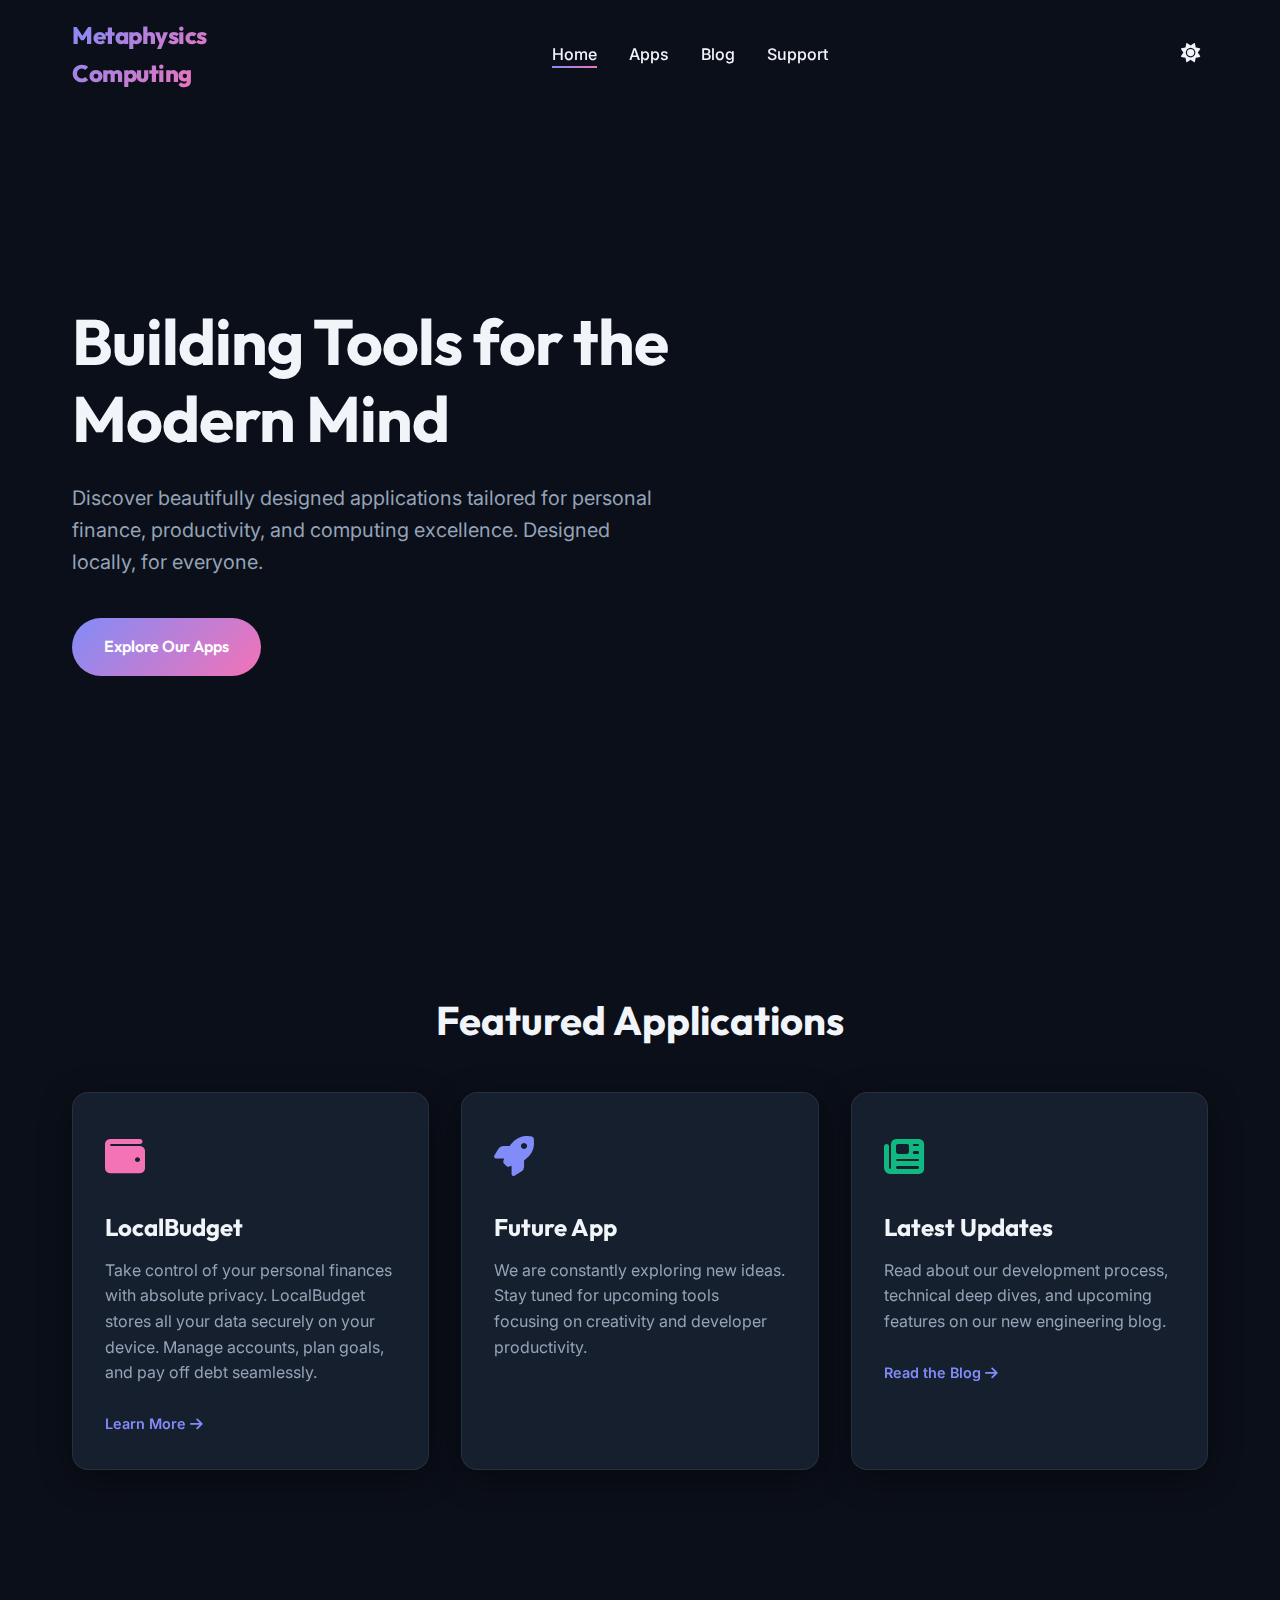
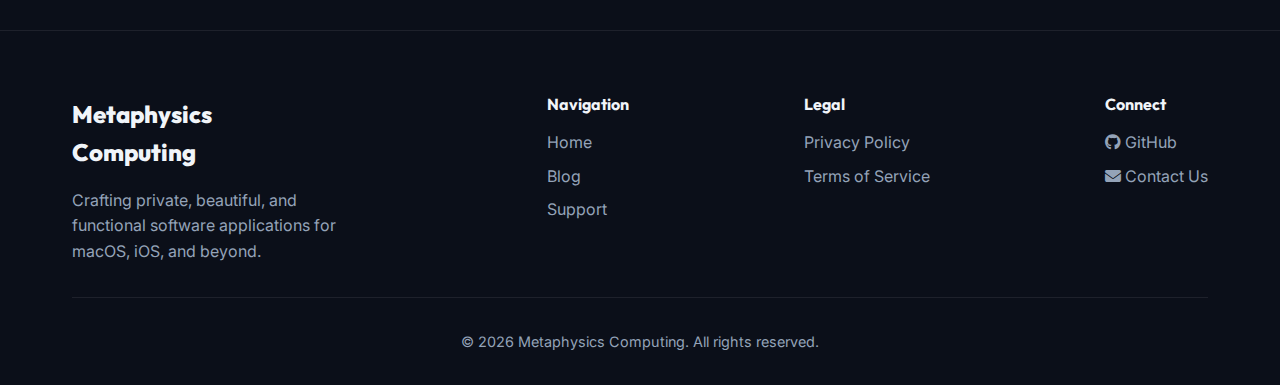
<file: index.html>
<!DOCTYPE html>
<html lang="en" data-theme="dark">

<head>
    <meta charset="UTF-8">
    <meta name="viewport" content="width=device-width, initial-scale=1.0">
    <meta name="description"
        content="Metaphysics Computing - Showcase of beautiful, premium apps including LocalBudget.">
    <title>Metaphysics Computing | App Showcase & Support</title>
    <link rel="stylesheet" href="css/style.css">
    <!-- FontAwesome for Icons -->
    <link rel="stylesheet" href="https://cdnjs.cloudflare.com/ajax/libs/font-awesome/6.4.0/css/all.min.css">
</head>

<body>
    <header>
        <div class="container nav-container">
            <a href="index.html" class="logo">Metaphysics<br>Computing</a>
            <nav class="nav-links">
                <ul>
                    <li><a href="index.html" class="active">Home</a></li>
                    <li><a href="#apps">Apps</a></li>
                    <li><a href="blog.html">Blog</a></li>
                    <li><a href="localbudget/support.html">Support</a></li>
                </ul>
            </nav>
            <button id="theme-toggle" class="theme-toggle" aria-label="Toggle Theme">
                <i class="fas fa-sun"></i>
            </button>
        </div>
    </header>

    <main>
        <section class="hero">
            <!-- Decorative Background Blobs -->
            <div class="blob blob-1"></div>
            <div class="blob blob-2"></div>

            <div class="container header-container">
                <div class="hero-content">
                    <h1>Building Tools for the Modern Mind</h1>
                    <p>Discover beautifully designed applications tailored for personal finance, productivity, and
                        computing excellence. Designed locally, for everyone.</p>
                    <a href="#apps" class="btn btn-primary">Explore Our Apps</a>
                </div>
            </div>
        </section>

        <section id="apps" class="section">
            <div class="container">
                <h2 class="section-title">Featured Applications</h2>

                <div class="grid">
                    <!-- App Card: LocalBudget -->
                    <div class="card glass">
                        <div class="card-icon" style="color: var(--secondary-color);">
                            <i class="fas fa-wallet"></i>
                        </div>
                        <h3>LocalBudget</h3>
                        <p>Take control of your personal finances with absolute privacy. LocalBudget stores all your
                            data securely on your device. Manage accounts, plan goals, and pay off debt seamlessly.</p>
                        <br>
                        <a href="localbudget/index.html" style="font-size: 0.9em; font-weight: 600;">Learn More <i
                                class="fas fa-arrow-right"></i></a>
                    </div>

                    <!-- Placeholder for Future App -->
                    <div class="card glass">
                        <div class="card-icon" style="color: var(--primary-color);">
                            <i class="fas fa-rocket"></i>
                        </div>
                        <h3>Future App</h3>
                        <p>We are constantly exploring new ideas. Stay tuned for upcoming tools focusing on creativity
                            and developer productivity.</p>
                    </div>

                    <!-- Placeholder for Blog / Updates -->
                    <div class="card glass">
                        <div class="card-icon" style="color: #10b981;">
                            <i class="fas fa-newspaper"></i>
                        </div>
                        <h3>Latest Updates</h3>
                        <p>Read about our development process, technical deep dives, and upcoming features on our new
                            engineering blog.</p>
                        <br>
                        <a href="blog.html" style="font-size: 0.9em; font-weight: 600;">Read the Blog <i
                                class="fas fa-arrow-right"></i></a>
                    </div>
                </div>
            </div>
        </section>

    </main>

    <footer>
        <div class="container">
            <div class="footer-content">
                <div>
                    <div class="footer-logo">Metaphysics<br>Computing</div>
                    <p style="color: var(--text-muted); max-width: 300px;">Crafting private, beautiful, and functional
                        software applications for macOS, iOS, and beyond.</p>
                </div>

                <div class="footer-links">
                    <h4 style="margin-bottom: 1rem;">Navigation</h4>
                    <ul>
                        <li><a href="index.html">Home</a></li>
                        <li><a href="blog.html">Blog</a></li>
                        <li><a href="localbudget/support.html">Support</a></li>
                    </ul>
                </div>

                <div class="footer-links">
                    <h4 style="margin-bottom: 1rem;">Legal</h4>
                    <ul>
                        <li><a href="localbudget/privacy.html">Privacy Policy</a></li>
                        <li><a href="#">Terms of Service</a></li>
                    </ul>
                </div>

                <div class="footer-links">
                    <h4 style="margin-bottom: 1rem;">Connect</h4>
                    <ul>
                        <li><a href="https://github.com/metaphysics-computing" target="_blank"><i
                                    class="fab fa-github"></i> GitHub</a></li>
                        <li><a href="mailto:support@metaphysics.computing"><i class="fas fa-envelope"></i> Contact
                                Us</a></li>
                    </ul>
                </div>
            </div>

            <div class="footer-bottom">
                &copy; <span id="year"></span> Metaphysics Computing. All rights reserved.
            </div>
        </div>
    </footer>

    <script src="js/main.js"></script>
    <script>
        document.getElementById('year').textContent = new Date().getFullYear();
    </script>
</body>

</html>
</file>
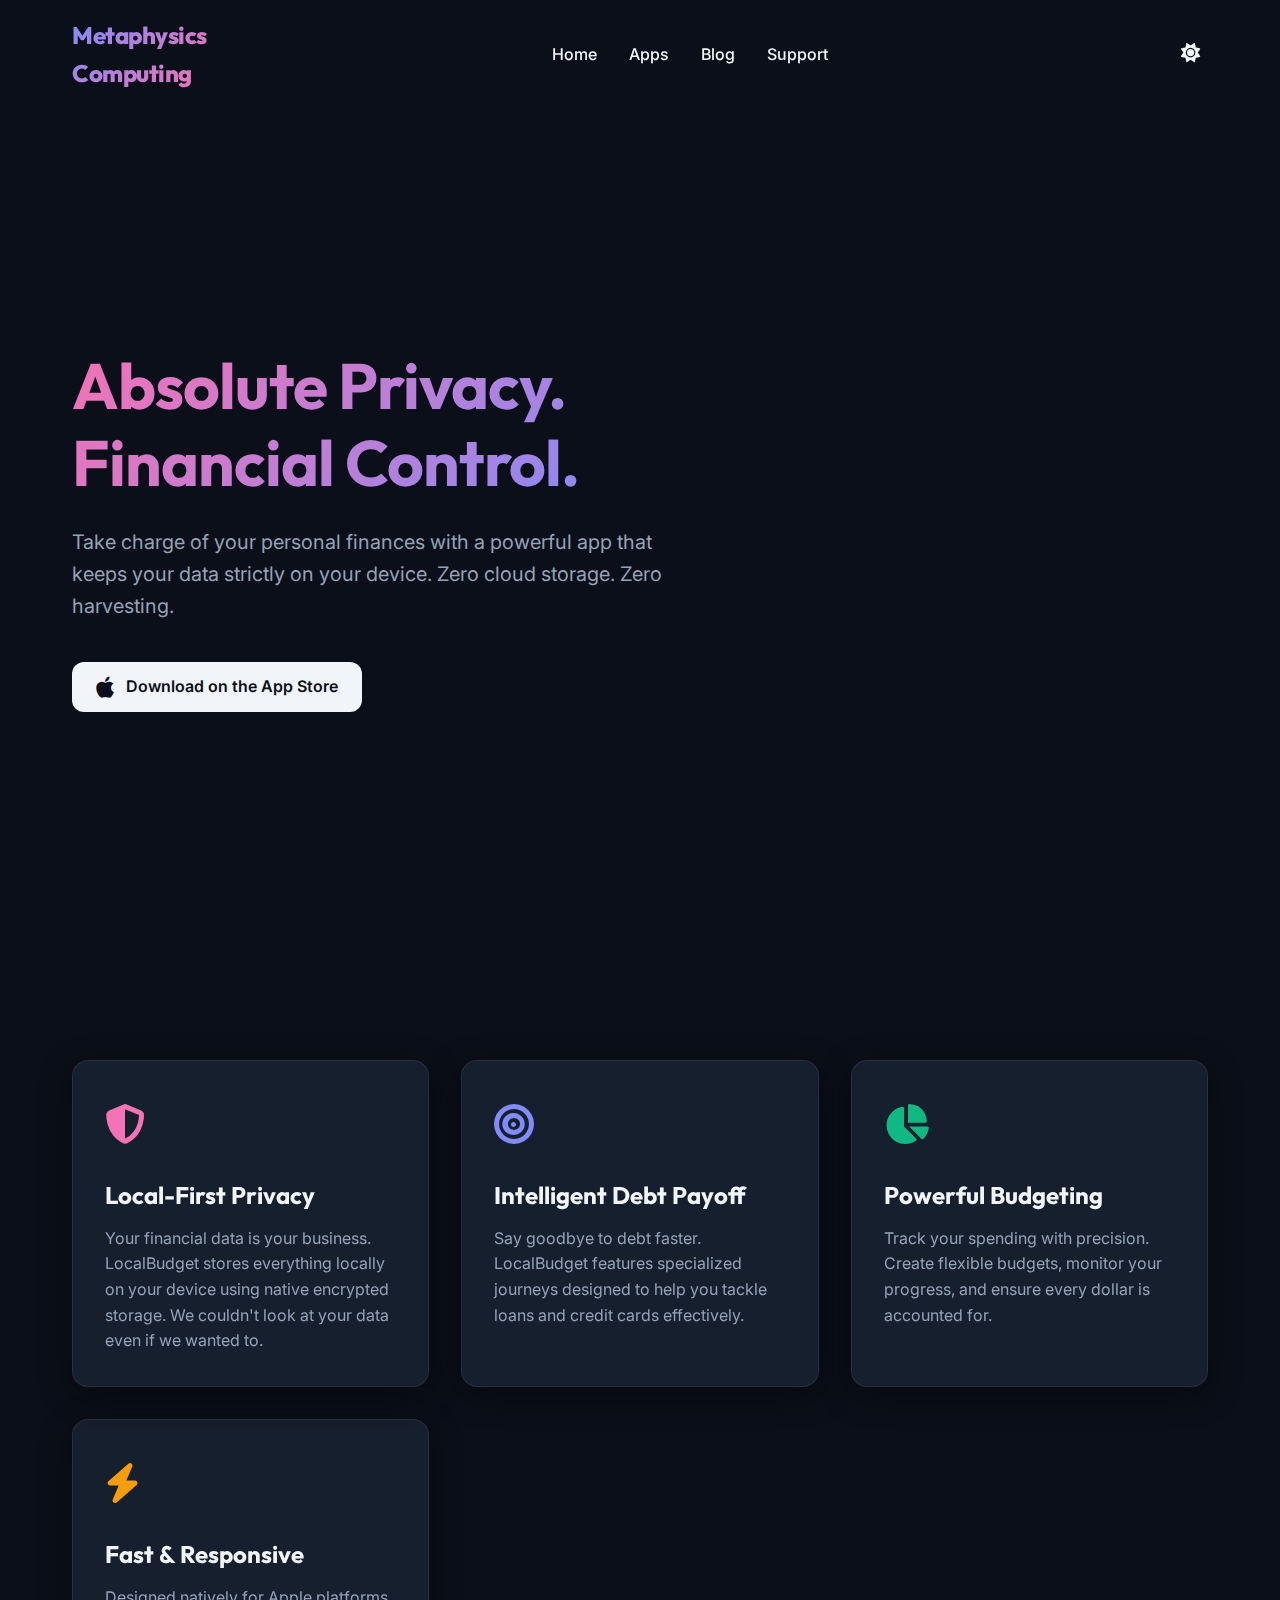
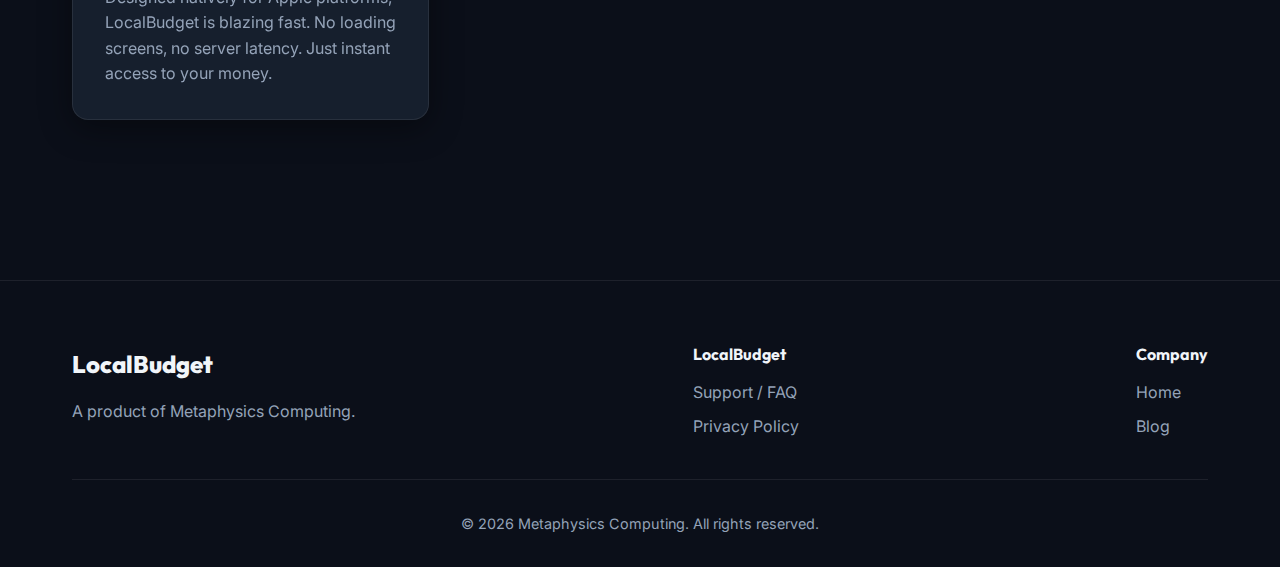
<file: localbudget/index.html>
<!DOCTYPE html>
<html lang="en" data-theme="dark">

<head>
    <meta charset="UTF-8">
    <meta name="viewport" content="width=device-width, initial-scale=1.0">
    <meta name="description" content="LocalBudget - Absolute privacy, complete financial control.">
    <title>LocalBudget | Private Personal Finance</title>
    <link rel="stylesheet" href="../css/style.css">
    <link rel="stylesheet" href="https://cdnjs.cloudflare.com/ajax/libs/font-awesome/6.4.0/css/all.min.css">
    <style>
        .hero {
            padding-top: 10rem;
            text-align: left;
        }

        .hero h1 {
            font-size: 4rem;
            margin-bottom: 1.5rem;
            background: linear-gradient(135deg, var(--secondary-color), var(--primary-color));
            -webkit-background-clip: text;
            background-clip: text;
            -webkit-text-fill-color: transparent;
            color: transparent;
        }

        .hero-subtitle {
            font-size: 1.25rem;
            color: var(--text-muted);
            max-width: 600px;
            margin: 0 0 2.5rem;
        }

        .app-store-btn {
            display: inline-flex;
            align-items: center;
            background-color: var(--text-color);
            color: var(--bg-color);
            padding: 0.75rem 1.5rem;
            border-radius: 12px;
            text-decoration: none;
            font-weight: 600;
            transition: transform 0.2s ease, box-shadow 0.2s ease;
        }

        .app-store-btn i {
            font-size: 1.5rem;
            margin-right: 0.75rem;
        }

        .app-store-btn:hover {
            transform: translateY(-2px);
            box-shadow: 0 4px 12px rgba(255, 255, 255, 0.2);
        }

        [data-theme="light"] .app-store-btn:hover {
            box-shadow: 0 4px 12px rgba(0, 0, 0, 0.2);
        }

        .features-grid {
            display: grid;
            grid-template-columns: repeat(auto-fit, minmax(300px, 1fr));
            gap: 2rem;
            margin-top: 4rem;
        }

        .feature-card {
            padding: 2rem;
            text-align: left;
        }

        .feature-icon {
            font-size: 2.5rem;
            margin-bottom: 1.5rem;
            color: var(--secondary-color);
        }
    </style>
</head>

<body>
    <header>
        <div class="container nav-container">
            <a href="../index.html" class="logo">Metaphysics<br>Computing</a>
            <nav class="nav-links">
                <ul>
                    <li><a href="../index.html">Home</a></li>
                    <li><a href="../index.html#apps">Apps</a></li>
                    <li><a href="../blog.html">Blog</a></li>
                    <li><a href="support.html">Support</a></li>
                </ul>
            </nav>
            <button id="theme-toggle" class="theme-toggle" aria-label="Toggle Theme">
                <i class="fas fa-sun"></i>
            </button>
        </div>
    </header>

    <main>
        <section class="hero relative">
            <!-- Decorative Background Blobs -->
            <div class="blob blob-1" style="background: var(--secondary-color); opacity: 0.2;"></div>
            <div class="blob blob-2" style="background: var(--primary-color); opacity: 0.1;"></div>

            <div class="container header-container">
                <div class="hero-content">
                    <h1>Absolute Privacy.<br>Financial Control.</h1>
                    <p class="hero-subtitle">Take charge of your personal finances with a powerful app that keeps your
                        data strictly on your device. Zero cloud storage. Zero harvesting.</p>
                    <a href="#" class="app-store-btn">
                        <i class="fab fa-apple"></i>
                        Download on the App Store
                    </a>
                </div>
            </div>
        </section>

        <section class="section">
            <div class="container">
                <div class="features-grid">
                    <div class="card glass feature-card">
                        <div class="feature-icon">
                            <i class="fas fa-shield-halved"></i>
                        </div>
                        <h3>Local-First Privacy</h3>
                        <p>Your financial data is your business. LocalBudget stores everything locally on your device
                            using native encrypted storage. We couldn't look at your data even if we wanted to.</p>
                    </div>

                    <div class="card glass feature-card">
                        <div class="feature-icon" style="color: var(--primary-color);">
                            <i class="fas fa-bullseye"></i>
                        </div>
                        <h3>Intelligent Debt Payoff</h3>
                        <p>Say goodbye to debt faster. LocalBudget features specialized journeys designed to help you
                            tackle loans and credit cards effectively.</p>
                    </div>

                    <div class="card glass feature-card">
                        <div class="feature-icon" style="color: #10b981;">
                            <i class="fas fa-chart-pie"></i>
                        </div>
                        <h3>Powerful Budgeting</h3>
                        <p>Track your spending with precision. Create flexible budgets, monitor your progress, and
                            ensure every dollar is accounted for.</p>
                    </div>

                    <div class="card glass feature-card">
                        <div class="feature-icon" style="color: #f59e0b;">
                            <i class="fas fa-bolt"></i>
                        </div>
                        <h3>Fast & Responsive</h3>
                        <p>Designed natively for Apple platforms, LocalBudget is blazing fast. No loading screens, no
                            server latency. Just instant access to your money.</p>
                    </div>
                </div>
            </div>
        </section>
    </main>

    <footer>
        <div class="container">
            <div class="footer-content">
                <div>
                    <div class="footer-logo">LocalBudget</div>
                    <p style="color: var(--text-muted); max-width: 300px;">A product of Metaphysics Computing.</p>
                </div>

                <div class="footer-links">
                    <h4 style="margin-bottom: 1rem;">LocalBudget</h4>
                    <ul>
                        <li><a href="support.html">Support / FAQ</a></li>
                        <li><a href="privacy.html">Privacy Policy</a></li>
                    </ul>
                </div>

                <div class="footer-links">
                    <h4 style="margin-bottom: 1rem;">Company</h4>
                    <ul>
                        <li><a href="../index.html">Home</a></li>
                        <li><a href="../blog.html">Blog</a></li>
                    </ul>
                </div>
            </div>

            <div class="footer-bottom">
                &copy; <span id="year"></span> Metaphysics Computing. All rights reserved.
            </div>
        </div>
    </footer>

    <script src="../js/main.js"></script>
    <script>
        document.getElementById('year').textContent = new Date().getFullYear();
    </script>
</body>

</html>
</file>
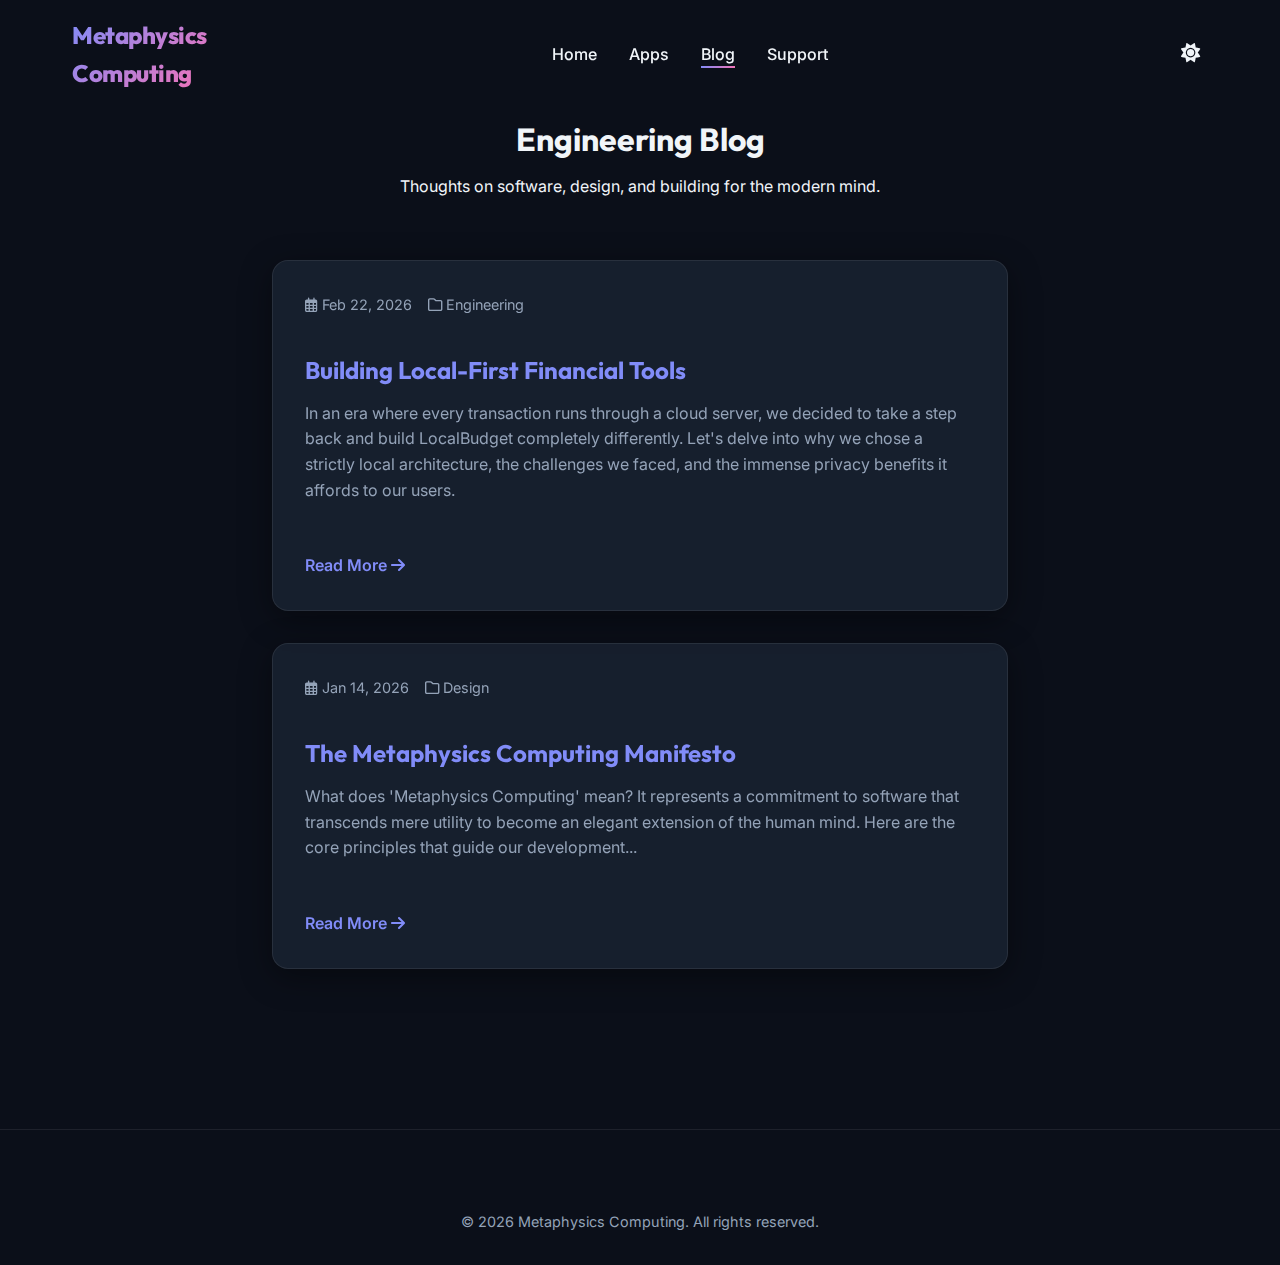
<file: blog.html>
<!DOCTYPE html>
<html lang="en" data-theme="dark">

<head>
    <meta charset="UTF-8">
    <meta name="viewport" content="width=device-width, initial-scale=1.0">
    <meta name="description" content="Engineering and development blog for Metaphysics Computing.">
    <title>Blog | Metaphysics Computing</title>
    <link rel="stylesheet" href="css/style.css">
    <link rel="stylesheet" href="https://cdnjs.cloudflare.com/ajax/libs/font-awesome/6.4.0/css/all.min.css">
</head>

<body>
    <header>
        <div class="container nav-container">
            <a href="index.html" class="logo">Metaphysics<br>Computing</a>
            <nav class="nav-links">
                <ul>
                    <li><a href="index.html">Home</a></li>
                    <li><a href="index.html#apps">Apps</a></li>
                    <li><a href="blog.html" class="active">Blog</a></li>
                    <li><a href="localbudget/support.html">Support</a></li>
                </ul>
            </nav>
            <button id="theme-toggle" class="theme-toggle" aria-label="Toggle Theme">
                <i class="fas fa-sun"></i>
            </button>
        </div>
    </header>

    <main>
        <div class="page-header">
            <div class="container">
                <h1>Engineering Blog</h1>
                <p>Thoughts on software, design, and building for the modern mind.</p>
            </div>
        </div>

        <div class="container page-content">
            <div id="blog-posts">
                <p style="text-align:center; color: var(--text-muted);">Loading posts…</p>
            </div>
        </div>
    </main>

    <footer style="margin-top: 2rem;">
        <div class="container">
            <div class="footer-bottom" style="border-top: none; padding-top: 1rem;">
                &copy; <span id="year"></span> Metaphysics Computing. All rights reserved.
            </div>
        </div>
    </footer>

    <script src="js/main.js"></script>
    <script>
        document.getElementById('year').textContent = new Date().getFullYear();

        (async () => {
            const container = document.getElementById('blog-posts');
            try {
                const res = await fetch('blog/posts/posts.json');
                if (!res.ok) throw new Error('Could not load posts');
                const posts = await res.json();

                if (posts.length === 0) {
                    container.innerHTML = '<p style="text-align:center; color: var(--text-muted);">No posts yet — check back soon!</p>';
                    return;
                }

                container.innerHTML = posts.map(post => `
                    <article class="blog-post-card glass">
                        ${post.image ? `<img src="${post.image}" alt="${post.title}" class="post-cover">` : ''}
                        <div class="post-meta">
                            <span><i class="far fa-calendar-alt"></i> ${post.date}</span>
                            <span><i class="far fa-folder"></i> ${post.category}</span>
                        </div>
                        <h2><a href="blog/post.html?slug=${encodeURIComponent(post.slug)}">${post.title}</a></h2>
                        <p>${post.excerpt}</p>
                        <br>
                        <a href="blog/post.html?slug=${encodeURIComponent(post.slug)}" style="font-weight: 600;">Read More <i class="fas fa-arrow-right"></i></a>
                    </article>
                `).join('');

            } catch (err) {
                container.innerHTML = '<p style="text-align:center; color: var(--text-muted);">Could not load blog posts.</p>';
            }
        })();
    </script>
</body>

</html>
</file>
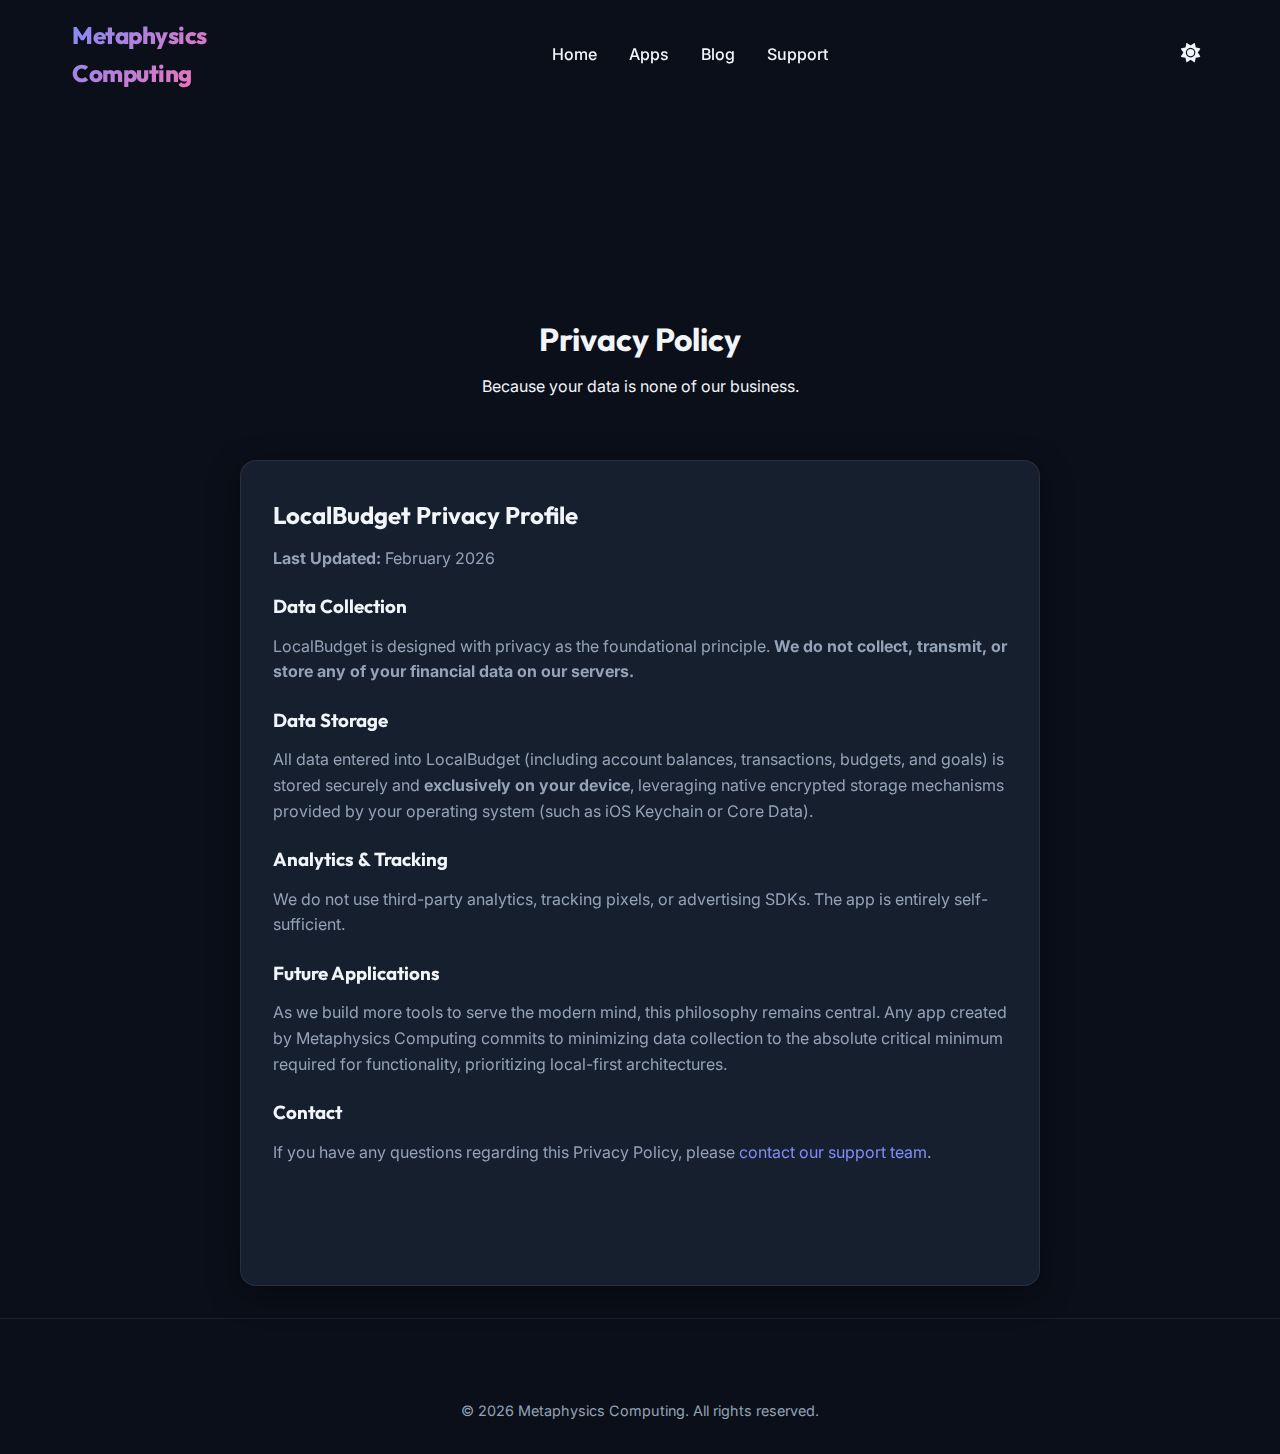
<file: privacy.html>
<!DOCTYPE html>
<html lang="en" data-theme="dark">

<head>
    <meta charset="UTF-8">
    <meta name="viewport" content="width=device-width, initial-scale=1.0">
    <meta name="description" content="Privacy Policy for LocalBudget and other apps by Metaphysics Computing.">
    <title>Privacy Policy | Metaphysics Computing</title>
    <link rel="stylesheet" href="css/style.css">
    <link rel="stylesheet" href="https://cdnjs.cloudflare.com/ajax/libs/font-awesome/6.4.0/css/all.min.css">
</head>

<body>
    <header>
        <div class="container nav-container">
            <a href="index.html" class="logo">Metaphysics<br>Computing</a>
            <nav class="nav-links">
                <ul>
                    <li><a href="index.html">Home</a></li>
                    <li><a href="index.html#apps">Apps</a></li>
                    <li><a href="blog.html">Blog</a></li>
                    <li><a href="support.html">Support</a></li>
                </ul>
            </nav>
            <button id="theme-toggle" class="theme-toggle" aria-label="Toggle Theme">
                <i class="fas fa-sun"></i>
            </button>
        </div>
    </header>

    <main>
        <div class="page-header">
            <!-- Decorative Blobs -->
            <div class="blob blob-1" style="width: 200px; height: 200px; top: -50px; right: 20%;"></div>

            <div class="container">
                <h1>Privacy Policy</h1>
                <p>Because your data is none of our business.</p>
            </div>
        </div>

        <div class="container page-content glass">
            <h2>LocalBudget Privacy Profile</h2>
            <p><strong>Last Updated:</strong> February 2026</p>

            <h3>Data Collection</h3>
            <p>LocalBudget is designed with privacy as the foundational principle. <strong>We do not collect, transmit,
                    or store any of your financial data on our servers.</strong></p>

            <h3>Data Storage</h3>
            <p>All data entered into LocalBudget (including account balances, transactions, budgets, and goals) is
                stored securely and <strong>exclusively on your device</strong>, leveraging native encrypted storage
                mechanisms provided by your operating system (such as iOS Keychain or Core Data).</p>

            <h3>Analytics & Tracking</h3>
            <p>We do not use third-party analytics, tracking pixels, or advertising SDKs. The app is entirely
                self-sufficient.</p>

            <h3>Future Applications</h3>
            <p>As we build more tools to serve the modern mind, this philosophy remains central. Any app created by
                Metaphysics Computing commits to minimizing data collection to the absolute critical minimum required
                for functionality, prioritizing local-first architectures.</p>

            <h3>Contact</h3>
            <p>If you have any questions regarding this Privacy Policy, please <a href="support.html">contact our
                    support team</a>.</p>
        </div>
    </main>

    <footer style="margin-top: 2rem;">
        <div class="container">
            <div class="footer-bottom" style="border-top: none; padding-top: 1rem;">
                &copy; <span id="year"></span> Metaphysics Computing. All rights reserved.
            </div>
        </div>
    </footer>

    <script src="js/main.js"></script>
    <script>
        document.getElementById('year').textContent = new Date().getFullYear();
    </script>
</body>

</html>
</file>
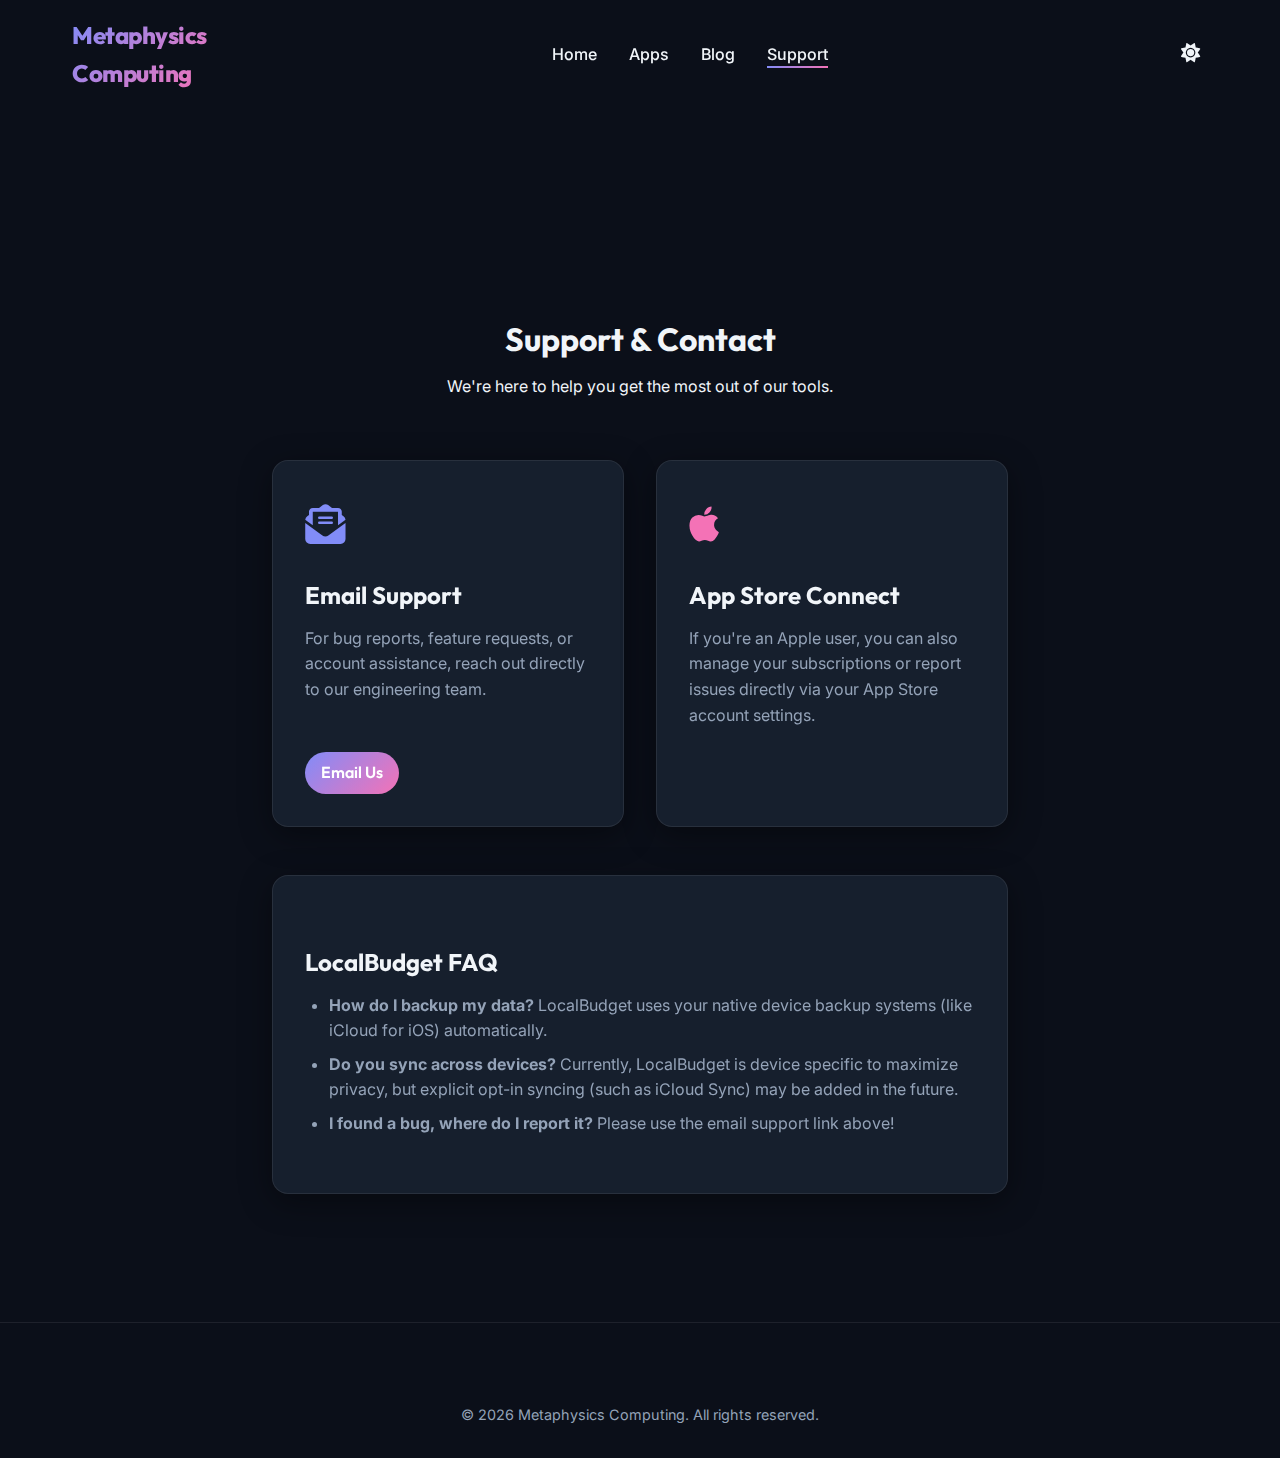
<file: support.html>
<!DOCTYPE html>
<html lang="en" data-theme="dark">

<head>
    <meta charset="UTF-8">
    <meta name="viewport" content="width=device-width, initial-scale=1.0">
    <meta name="description" content="Support and marketing for Metaphysics Computing applications.">
    <title>Support | Metaphysics Computing</title>
    <link rel="stylesheet" href="css/style.css">
    <link rel="stylesheet" href="https://cdnjs.cloudflare.com/ajax/libs/font-awesome/6.4.0/css/all.min.css">
</head>

<body>
    <header>
        <div class="container nav-container">
            <a href="index.html" class="logo">Metaphysics<br>Computing</a>
            <nav class="nav-links">
                <ul>
                    <li><a href="index.html">Home</a></li>
                    <li><a href="index.html#apps">Apps</a></li>
                    <li><a href="blog.html">Blog</a></li>
                    <li><a href="support.html" class="active">Support</a></li>
                </ul>
            </nav>
            <button id="theme-toggle" class="theme-toggle" aria-label="Toggle Theme">
                <i class="fas fa-sun"></i>
            </button>
        </div>
    </header>

    <main>
        <div class="page-header">
            <div class="blob blob-2" style="width: 200px; height: 200px; bottom: 0; left: 20%;"></div>

            <div class="container">
                <h1>Support & Contact</h1>
                <p>We're here to help you get the most out of our tools.</p>
            </div>
        </div>

        <div class="container page-content">
            <div class="grid">
                <div class="card glass">
                    <div class="card-icon" style="color: var(--primary-color);">
                        <i class="fas fa-envelope-open-text"></i>
                    </div>
                    <h3>Email Support</h3>
                    <p>For bug reports, feature requests, or account assistance, reach out directly to our engineering
                        team.</p>
                    <br>
                    <a href="mailto:support@metaphysics.computing" class="btn btn-primary"
                        style="padding: 0.5rem 1rem;">Email Us</a>
                </div>

                <div class="card glass">
                    <div class="card-icon" style="color: var(--secondary-color);">
                        <i class="fab fa-apple"></i>
                    </div>
                    <h3>App Store Connect</h3>
                    <p>If you're an Apple user, you can also manage your subscriptions or report issues directly via
                        your App Store account settings.</p>
                </div>
            </div>

            <div class="glass" style="margin-top: 3rem; padding: 2rem;">
                <h2>LocalBudget FAQ</h2>
                <ul>
                    <li><strong>How do I backup my data?</strong> LocalBudget uses your native device backup systems
                        (like iCloud for iOS) automatically.</li>
                    <li><strong>Do you sync across devices?</strong> Currently, LocalBudget is device specific to
                        maximize privacy, but explicit opt-in syncing (such as iCloud Sync) may be added in the future.
                    </li>
                    <li><strong>I found a bug, where do I report it?</strong> Please use the email support link above!
                    </li>
                </ul>
            </div>
        </div>
    </main>

    <footer style="margin-top: 2rem;">
        <div class="container">
            <div class="footer-bottom" style="border-top: none; padding-top: 1rem;">
                &copy; <span id="year"></span> Metaphysics Computing. All rights reserved.
            </div>
        </div>
    </footer>

    <script src="js/main.js"></script>
    <script>
        document.getElementById('year').textContent = new Date().getFullYear();
    </script>
</body>

</html>
</file>
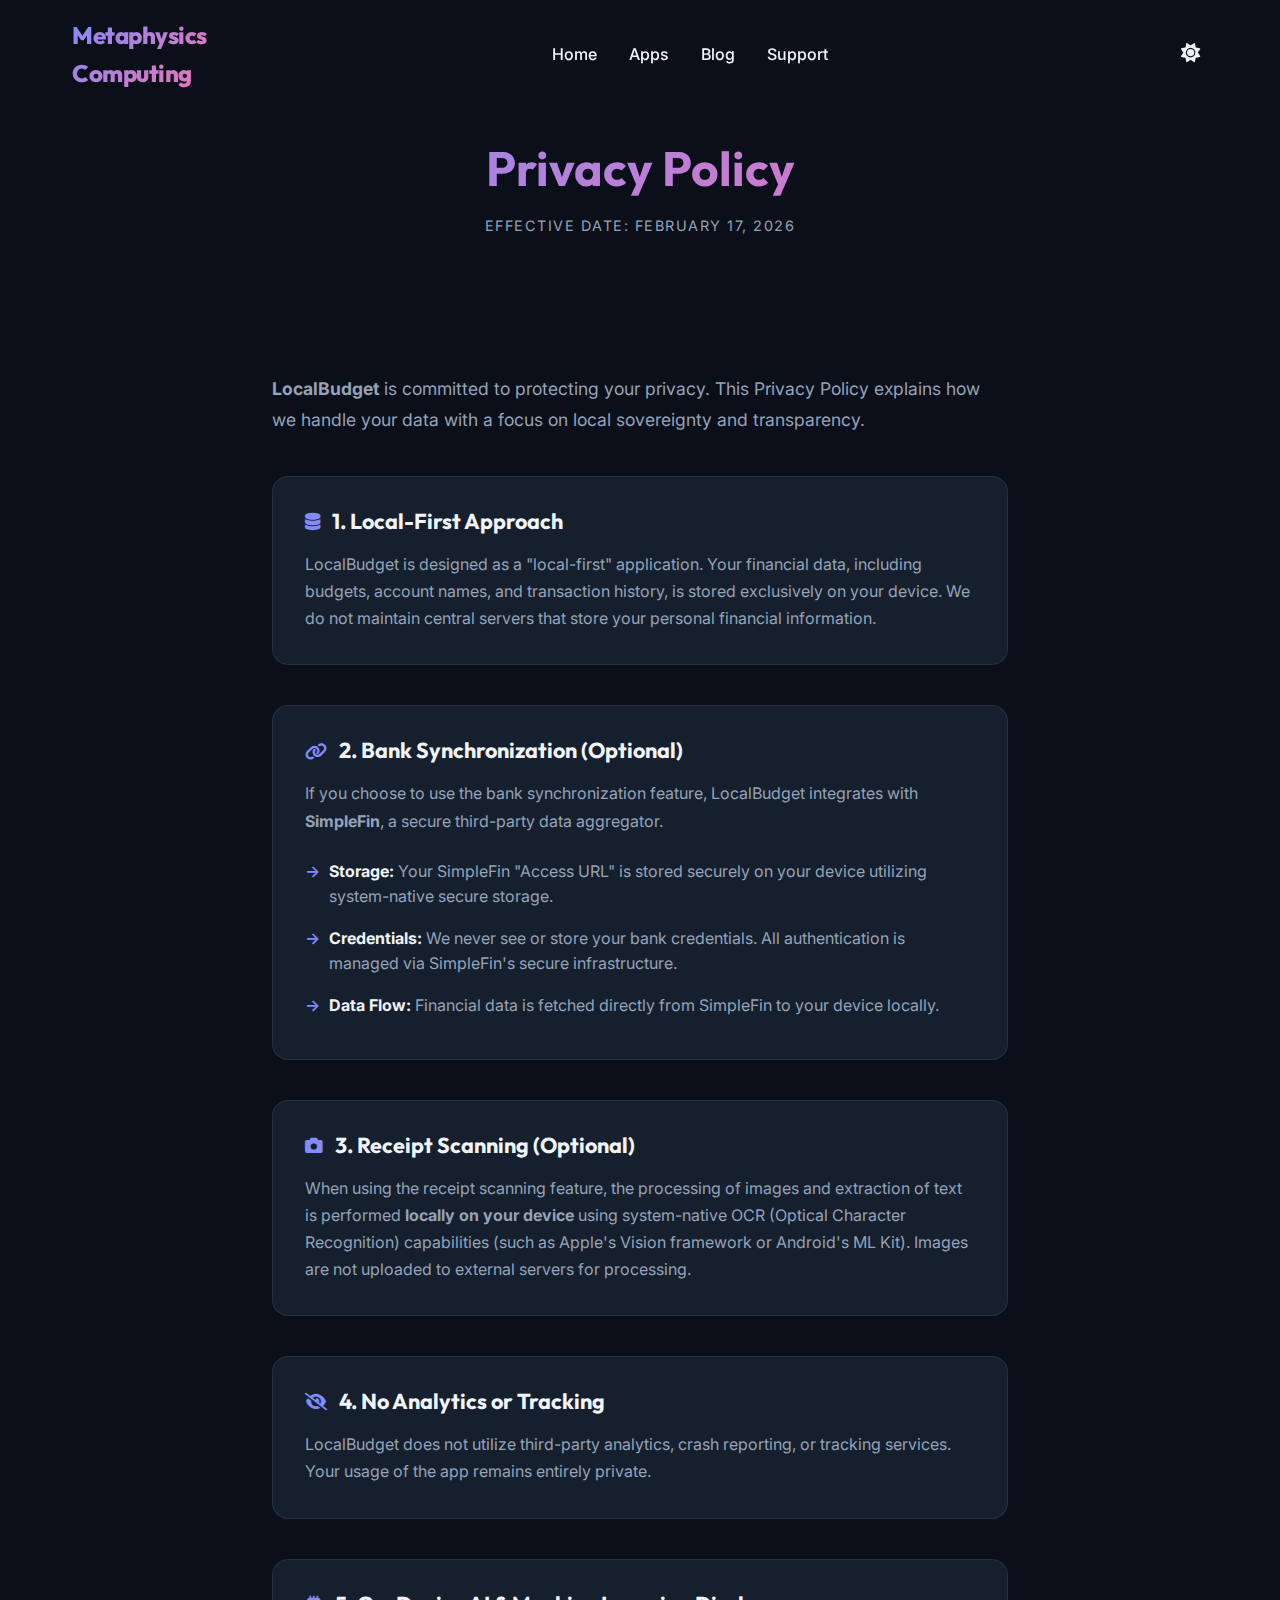
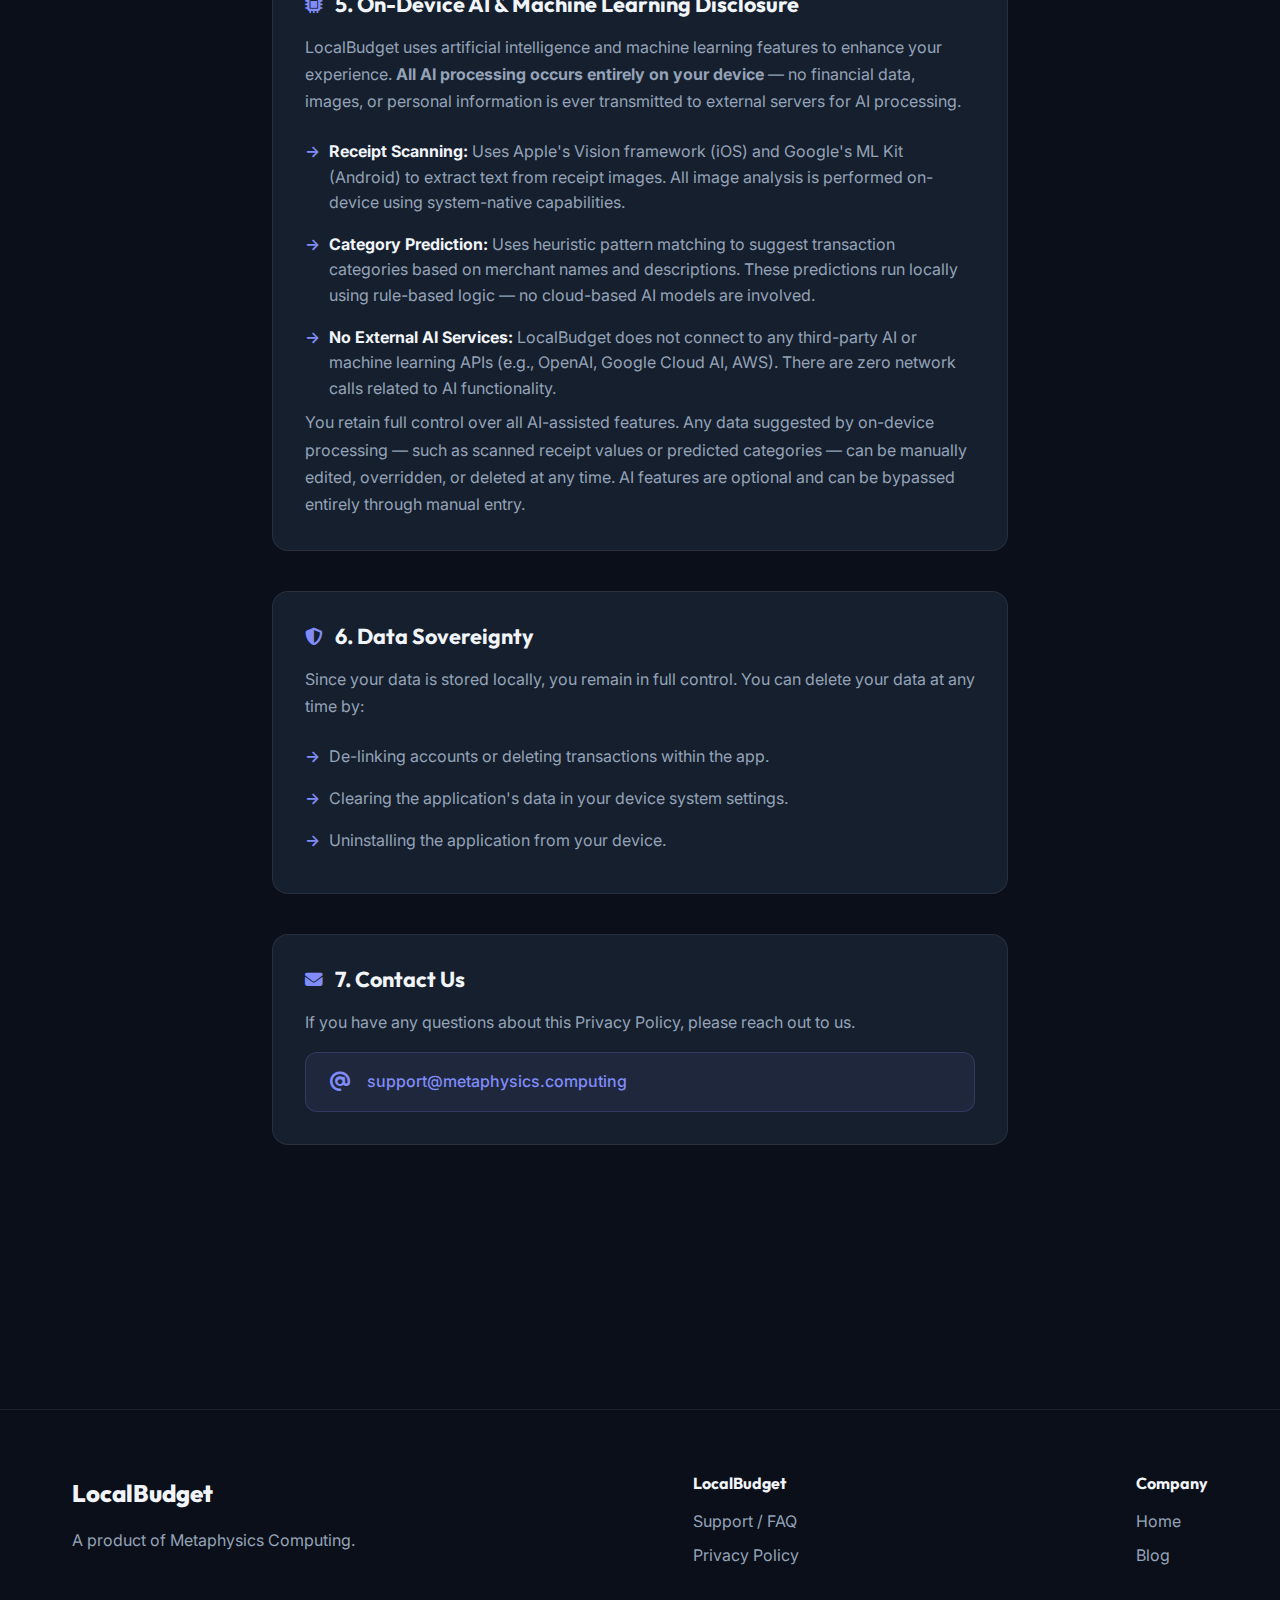
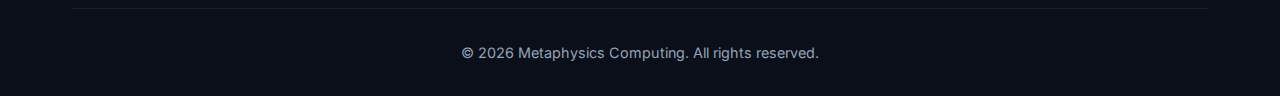
<file: localbudget/privacy.html>
<!DOCTYPE html>
<html lang="en" data-theme="dark">

<head>
    <meta charset="UTF-8">
    <meta name="viewport" content="width=device-width, initial-scale=1.0">
    <meta name="description"
        content="Privacy Policy for LocalBudget - Learn how we protect your financial data with our local-first approach.">
    <title>Privacy Policy | LocalBudget - Metaphysics Computing</title>
    <link rel="stylesheet" href="../css/style.css">
    <link rel="stylesheet" href="https://cdnjs.cloudflare.com/ajax/libs/font-awesome/6.4.0/css/all.min.css">
    <style>
        .policy-header {
            padding: 140px 0 40px;
            text-align: center;
            position: relative;
        }

        .policy-header h1 {
            font-size: 3rem;
            background: linear-gradient(135deg, var(--primary-color), var(--secondary-color));
            -webkit-background-clip: text;
            background-clip: text;
            -webkit-text-fill-color: transparent;
            color: transparent;
        }

        .effective-date {
            color: var(--text-muted);
            font-size: 0.9rem;
            text-transform: uppercase;
            letter-spacing: 1.5px;
            margin-top: 0.5rem;
        }

        .policy-content {
            max-width: 800px;
            margin: 0 auto;
            padding-bottom: 4rem;
        }

        .policy-content .intro-text {
            font-size: 1.1rem;
            color: var(--text-muted);
            margin-bottom: 2.5rem;
            line-height: 1.8;
        }

        .policy-section {
            margin-bottom: 2.5rem;
            padding: 2rem;
            border-radius: 16px;
            background: var(--surface-color);
            border: 1px solid var(--surface-border);
            transition: transform var(--transition-fast), box-shadow var(--transition-fast);
        }

        .policy-section:hover {
            transform: translateY(-2px);
            box-shadow: var(--card-shadow);
        }

        .policy-section h2 {
            font-size: 1.35rem;
            color: var(--text-color);
            margin-bottom: 1rem;
            display: flex;
            align-items: center;
            gap: 0.75rem;
        }

        .policy-section h2 i {
            font-size: 1.1rem;
            color: var(--primary-color);
        }

        .policy-section p {
            color: var(--text-muted);
            margin-bottom: 1rem;
            line-height: 1.7;
        }

        .policy-section p:last-child {
            margin-bottom: 0;
        }

        .policy-section ul {
            list-style: none;
            padding: 0;
            margin: 0;
        }

        .policy-section li {
            padding: 0.5rem 0 0.5rem 1.5rem;
            position: relative;
            color: var(--text-muted);
            line-height: 1.6;
        }

        .policy-section li::before {
            content: "→";
            position: absolute;
            left: 0;
            color: var(--primary-color);
            font-weight: 600;
        }

        .policy-section li strong {
            color: var(--text-color);
        }

        .contact-card {
            display: flex;
            align-items: center;
            gap: 1rem;
            padding: 1rem 1.5rem;
            background: rgba(129, 140, 248, 0.08);
            border: 1px solid rgba(129, 140, 248, 0.2);
            border-radius: 12px;
            margin-top: 1rem;
            transition: border-color var(--transition-fast);
        }

        .contact-card:hover {
            border-color: var(--primary-color);
        }

        .contact-card i {
            font-size: 1.25rem;
            color: var(--primary-color);
        }

        .contact-card a {
            font-weight: 500;
        }

        @media (max-width: 768px) {
            .policy-header h1 {
                font-size: 2.2rem;
            }

            .policy-section {
                padding: 1.5rem;
            }
        }
    </style>
</head>

<body>
    <header>
        <div class="container nav-container">
            <a href="../index.html" class="logo">Metaphysics<br>Computing</a>
            <nav class="nav-links">
                <ul>
                    <li><a href="../index.html">Home</a></li>
                    <li><a href="../index.html#apps">Apps</a></li>
                    <li><a href="../blog.html">Blog</a></li>
                    <li><a href="support.html">Support</a></li>
                </ul>
            </nav>
            <button id="theme-toggle" class="theme-toggle" aria-label="Toggle Theme">
                <i class="fas fa-sun"></i>
            </button>
        </div>
    </header>

    <main>
        <section class="policy-header">
            <div class="container">
                <h1>Privacy Policy</h1>
                <p class="effective-date">Effective Date: February 17, 2026</p>
            </div>
        </section>

        <section class="section">
            <div class="container policy-content">
                <p class="intro-text"><strong>LocalBudget</strong> is committed to protecting your privacy. This
                    Privacy Policy explains how we handle your data with a focus on local sovereignty and
                    transparency.</p>

                <div class="policy-section">
                    <h2><i class="fas fa-database"></i> 1. Local-First Approach</h2>
                    <p>LocalBudget is designed as a "local-first" application. Your financial data, including budgets,
                        account names, and transaction history, is stored exclusively on your device. We do not maintain
                        central servers that store your personal financial information.</p>
                </div>

                <div class="policy-section">
                    <h2><i class="fas fa-link"></i> 2. Bank Synchronization (Optional)</h2>
                    <p>If you choose to use the bank synchronization feature, LocalBudget integrates with
                        <strong>SimpleFin</strong>, a secure third-party data aggregator.</p>
                    <ul>
                        <li><strong>Storage:</strong> Your SimpleFin "Access URL" is stored securely on your device
                            utilizing system-native secure storage.</li>
                        <li><strong>Credentials:</strong> We never see or store your bank credentials. All
                            authentication is managed via SimpleFin's secure infrastructure.</li>
                        <li><strong>Data Flow:</strong> Financial data is fetched directly from SimpleFin to your device
                            locally.</li>
                    </ul>
                </div>

                <div class="policy-section">
                    <h2><i class="fas fa-camera"></i> 3. Receipt Scanning (Optional)</h2>
                    <p>When using the receipt scanning feature, the processing of images and extraction of text is
                        performed <strong>locally on your device</strong> using system-native OCR (Optical Character
                        Recognition) capabilities (such as Apple's Vision framework or Android's ML Kit). Images are not
                        uploaded to external servers for processing.</p>
                </div>

                <div class="policy-section">
                    <h2><i class="fas fa-eye-slash"></i> 4. No Analytics or Tracking</h2>
                    <p>LocalBudget does not utilize third-party analytics, crash reporting, or tracking services. Your
                        usage of the app remains entirely private.</p>
                </div>

                <div class="policy-section">
                    <h2><i class="fas fa-microchip"></i> 5. On-Device AI &amp; Machine Learning Disclosure</h2>
                    <p>LocalBudget uses artificial intelligence and machine learning features to enhance your experience.
                        <strong>All AI processing occurs entirely on your device</strong> — no financial data, images,
                        or personal information is ever transmitted to external servers for AI processing.</p>
                    <ul>
                        <li><strong>Receipt Scanning:</strong> Uses Apple's Vision framework (iOS) and Google's ML Kit
                            (Android) to extract text from receipt images. All image analysis is performed on-device
                            using system-native capabilities.</li>
                        <li><strong>Category Prediction:</strong> Uses heuristic pattern matching to suggest transaction
                            categories based on merchant names and descriptions. These predictions run locally using
                            rule-based logic — no cloud-based AI models are involved.</li>
                        <li><strong>No External AI Services:</strong> LocalBudget does not connect to any third-party AI
                            or machine learning APIs (e.g., OpenAI, Google Cloud AI, AWS). There are zero network calls
                            related to AI functionality.</li>
                    </ul>
                    <p>You retain full control over all AI-assisted features. Any data suggested by on-device processing
                        — such as scanned receipt values or predicted categories — can be manually edited, overridden, or
                        deleted at any time. AI features are optional and can be bypassed entirely through manual
                        entry.</p>
                </div>

                <div class="policy-section">
                    <h2><i class="fas fa-shield-halved"></i> 6. Data Sovereignty</h2>
                    <p>Since your data is stored locally, you remain in full control. You can delete your data at any
                        time by:</p>
                    <ul>
                        <li>De-linking accounts or deleting transactions within the app.</li>
                        <li>Clearing the application's data in your device system settings.</li>
                        <li>Uninstalling the application from your device.</li>
                    </ul>
                </div>

                <div class="policy-section">
                    <h2><i class="fas fa-envelope"></i> 7. Contact Us</h2>
                    <p>If you have any questions about this Privacy Policy, please reach out to us.</p>
                    <div class="contact-card">
                        <i class="fas fa-at"></i>
                        <a href="mailto:support@metaphysics.computing">support@metaphysics.computing</a>
                    </div>
                </div>
            </div>
        </section>
    </main>

    <footer>
        <div class="container">
            <div class="footer-content">
                <div>
                    <div class="footer-logo">LocalBudget</div>
                    <p style="color: var(--text-muted); max-width: 300px;">A product of Metaphysics Computing.</p>
                </div>

                <div class="footer-links">
                    <h4 style="margin-bottom: 1rem;">LocalBudget</h4>
                    <ul>
                        <li><a href="support.html">Support / FAQ</a></li>
                        <li><a href="privacy.html">Privacy Policy</a></li>
                    </ul>
                </div>

                <div class="footer-links">
                    <h4 style="margin-bottom: 1rem;">Company</h4>
                    <ul>
                        <li><a href="../index.html">Home</a></li>
                        <li><a href="../blog.html">Blog</a></li>
                    </ul>
                </div>
            </div>

            <div class="footer-bottom">
                &copy; <span id="year"></span> Metaphysics Computing. All rights reserved.
            </div>
        </div>
    </footer>

    <script src="../js/main.js"></script>
    <script>
        document.getElementById('year').textContent = new Date().getFullYear();
    </script>
</body>

</html>
</file>
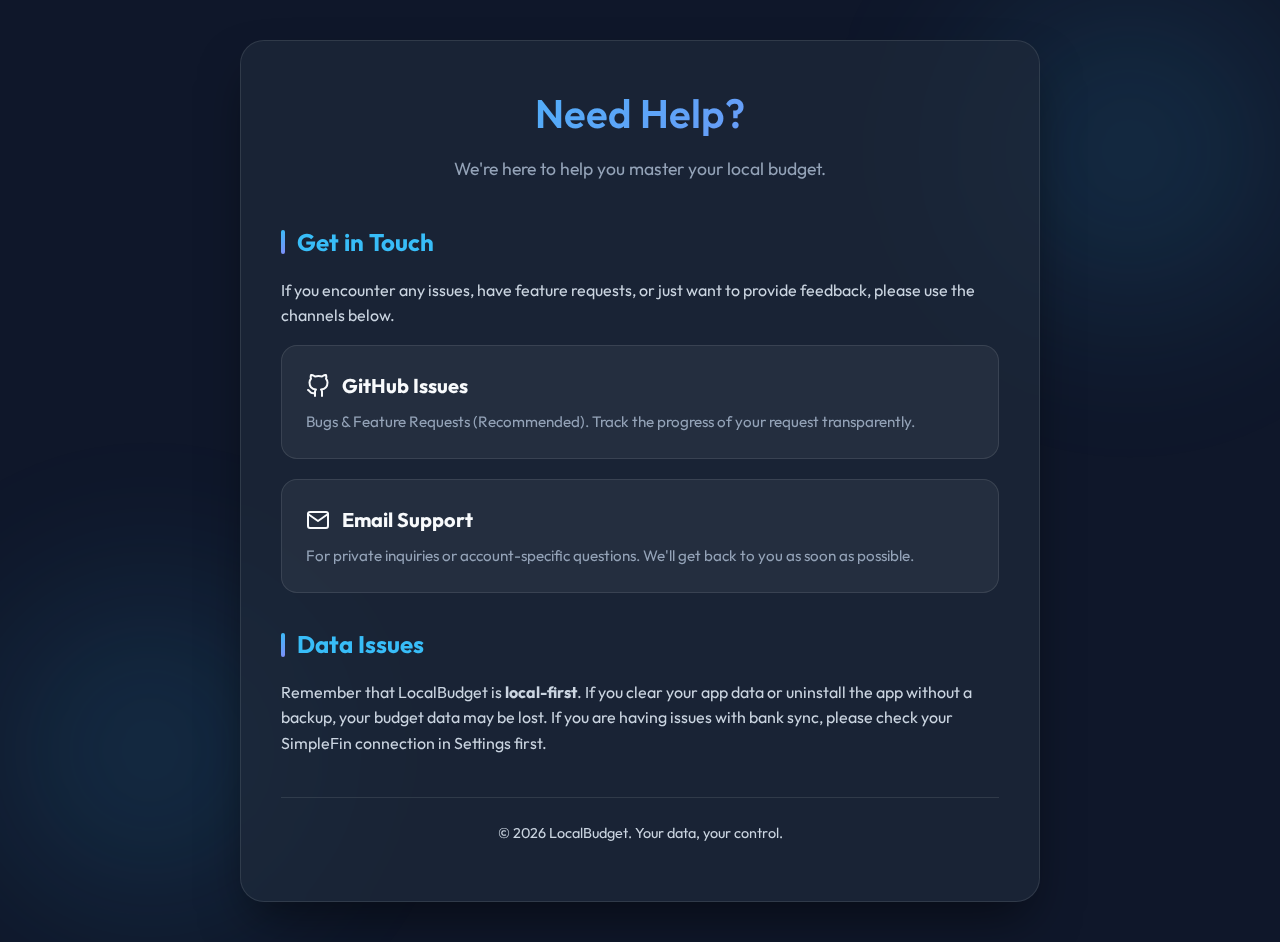
<file: localbudget/support.html>
<!DOCTYPE html>
<html lang="en">

<head>
    <meta charset="UTF-8">
    <meta name="viewport" content="width=device-width, initial-scale=1.0">
    <title>Support - LocalBudget</title>
    <link rel="preconnect" href="https://fonts.googleapis.com">
    <link rel="preconnect" href="https://fonts.gstatic.com" crossorigin>
    <link href="https://fonts.googleapis.com/css2?family=Outfit:wght@300;400;600&display=swap" rel="stylesheet">
    <style>
        :root {
            --bg-color: #0f172a;
            --card-bg: rgba(30, 41, 59, 0.7);
            --text-color: #f8fafc;
            --text-muted: #94a3b8;
            --accent-color: #38bdf8;
            --accent-gradient: linear-gradient(135deg, #38bdf8 0%, #818cf8 100%);
            --glass-border: rgba(255, 255, 255, 0.1);
        }

        * {
            margin: 0;
            padding: 0;
            box-sizing: border-box;
        }

        body {
            font-family: 'Outfit', sans-serif;
            background-color: var(--bg-color);
            color: var(--text-color);
            line-height: 1.6;
            overflow-x: hidden;
            display: flex;
            justify-content: center;
            min-height: 100vh;
            padding: 40px 20px;
        }

        .background-blob {
            position: fixed;
            width: 500px;
            height: 500px;
            background: radial-gradient(circle, rgba(56, 189, 248, 0.15) 0%, rgba(15, 23, 42, 0) 70%);
            border-radius: 50%;
            z-index: -1;
            filter: blur(60px);
        }

        .blob-1 {
            top: -100px;
            right: -100px;
        }

        .blob-2 {
            bottom: -100px;
            left: -100px;
        }

        .container {
            max-width: 800px;
            width: 100%;
            background: var(--card-bg);
            backdrop-filter: blur(12px);
            -webkit-backdrop-filter: blur(12px);
            border: 1px solid var(--glass-border);
            border-radius: 24px;
            padding: 40px;
            box-shadow: 0 25px 50px -12px rgba(0, 0, 0, 0.5);
            animation: fadeIn 0.8s ease-out;
        }

        @keyframes fadeIn {
            from {
                opacity: 0;
                transform: translateY(20px);
            }

            to {
                opacity: 1;
                transform: translateY(0);
            }
        }

        header {
            text-align: center;
            margin-bottom: 40px;
        }

        h1 {
            font-size: 2.5rem;
            font-weight: 600;
            background: var(--accent-gradient);
            -webkit-background-clip: text;
            -webkit-text-fill-color: transparent;
            margin-bottom: 10px;
        }

        .subtitle {
            color: var(--text-muted);
            font-size: 1.1rem;
        }

        section {
            margin-bottom: 32px;
        }

        h2 {
            font-size: 1.5rem;
            color: var(--accent-color);
            margin-bottom: 16px;
            display: flex;
            align-items: center;
        }

        h2::before {
            content: "";
            display: inline-block;
            width: 4px;
            height: 24px;
            background: var(--accent-gradient);
            margin-right: 12px;
            border-radius: 2px;
        }

        p {
            margin-bottom: 16px;
            color: #cbd5e1;
        }

        .card {
            background: rgba(255, 255, 255, 0.05);
            border: 1px solid var(--glass-border);
            border-radius: 16px;
            padding: 24px;
            margin-bottom: 20px;
            transition: transform 0.2s ease, border-color 0.2s ease;
            text-decoration: none;
            display: block;
            color: inherit;
        }

        .card:hover {
            transform: translateY(-4px);
            border-color: var(--accent-color);
            background: rgba(255, 255, 255, 0.08);
        }

        .card h3 {
            font-size: 1.25rem;
            margin-bottom: 8px;
            color: var(--text-color);
            display: flex;
            align-items: center;
        }

        .card h3 svg {
            margin-right: 12px;
        }

        .card p {
            margin-bottom: 0;
            font-size: 0.95rem;
            color: var(--text-muted);
        }

        footer {
            margin-top: 40px;
            padding-top: 24px;
            border-top: 1px solid var(--glass-border);
            text-align: center;
            color: var(--text-muted);
            font-size: 0.9rem;
        }

        @media (max-width: 640px) {
            .container {
                padding: 24px;
            }

            h1 {
                font-size: 1.8rem;
            }
        }
    </style>
</head>

<body>
    <div class="background-blob blob-1"></div>
    <div class="background-blob blob-2"></div>

    <div class="container">
        <header>
            <h1>Need Help?</h1>
            <p class="subtitle">We're here to help you master your local budget.</p>
        </header>

        <section>
            <h2>Get in Touch</h2>
            <p>If you encounter any issues, have feature requests, or just want to provide feedback, please use the
                channels below.</p>

            <a href="https://github.com/kirkster96/LocalBudget/issues" class="card" target="_blank">
                <h3><svg width="24" height="24" viewBox="0 0 24 24" fill="none" stroke="currentColor" stroke-width="2"
                        stroke-linecap="round" stroke-linejoin="round">
                        <path
                            d="M9 19c-5 1.5-5-2.5-7-3m14 6v-3.87a3.37 3.37 0 0 0-.94-2.61c3.14-.35 6.44-1.54 6.44-7A5.44 5.44 0 0 0 20 4.77 5.07 5.07 0 0 0 19.91 1S18.73.65 16 2.48a13.38 13.38 0 0 0-7 0C6.27.65 5.09 1 5.09 1A5.07 5.07 0 0 0 5 4.77a5.44 5.44 0 0 0-1.5 3.78c0 5.42 3.3 6.61 6.44 7A3.37 3.37 0 0 0 9 18.13V22">
                        </path>
                    </svg> GitHub Issues</h3>
                <p>Bugs & Feature Requests (Recommended). Track the progress of your request transparently.</p>
            </a>

            <a href="mailto:support@mpc.com" class="card">
                <h3><svg width="24" height="24" viewBox="0 0 24 24" fill="none" stroke="currentColor" stroke-width="2"
                        stroke-linecap="round" stroke-linejoin="round">
                        <path d="M4 4h16c1.1 0 2 .9 2 2v12c0 1.1-.9 2-2 2H4c-1.1 0-2-.9-2-2V6c0-1.1.9-2 2-2z"></path>
                        <polyline points="22,6 12,13 2,6"></polyline>
                    </svg> Email Support</h3>
                <p>For private inquiries or account-specific questions. We'll get back to you as soon as possible.</p>
            </a>
        </section>

        <section>
            <h2>Data Issues</h2>
            <p>Remember that LocalBudget is <strong>local-first</strong>. If you clear your app data or uninstall the
                app without a backup, your budget data may be lost. If you are having issues with bank sync, please
                check your SimpleFin connection in Settings first.</p>
        </section>

        <footer>
            <p>&copy; 2026 LocalBudget. Your data, your control.</p>
        </footer>
    </div>
</body>

</html>
</file>
<file: css/style.css>
@import url('https://fonts.googleapis.com/css2?family=Inter:wght@300;400;500;600&family=Outfit:wght@400;500;700;800&display=swap');

:root {
    /* Color Palette - Light Mode Default */
    --bg-color: #f8fafc;
    --text-color: #0f172a;
    --text-muted: #64748b;

    --primary-color: #6366f1;
    /* Indigo */
    --primary-hover: #4f46e5;
    --secondary-color: #ec4899;
    /* Pink */

    --surface-color: rgba(255, 255, 255, 0.7);
    --surface-border: rgba(255, 255, 255, 0.5);
    --card-shadow: 0 8px 32px rgba(31, 38, 135, 0.07);

    --accent-gradient: linear-gradient(135deg, var(--primary-color), var(--secondary-color));

    /* Typography */
    --font-heading: 'Outfit', sans-serif;
    --font-body: 'Inter', sans-serif;

    /* Transitions */
    --transition-fast: 0.2s ease;
    --transition-medium: 0.3s ease;
    --transition-slow: 0.5s ease;
}

[data-theme="dark"] {
    --bg-color: #0b0f19;
    --text-color: #f1f5f9;
    --text-muted: #94a3b8;

    --primary-color: #818cf8;
    --primary-hover: #6366f1;
    --secondary-color: #f472b6;

    --surface-color: rgba(30, 41, 59, 0.6);
    --surface-border: rgba(255, 255, 255, 0.08);
    --card-shadow: 0 8px 32px rgba(0, 0, 0, 0.4);
}

/* Base Styles */
* {
    margin: 0;
    padding: 0;
    box-sizing: border-box;
}

html {
    scroll-behavior: smooth;
}

body {
    font-family: var(--font-body);
    background-color: var(--bg-color);
    color: var(--text-color);
    line-height: 1.6;
    transition: background-color var(--transition-medium), color var(--transition-medium);
    overflow-x: hidden;
}

h1,
h2,
h3,
h4,
h5,
h6 {
    font-family: var(--font-heading);
    font-weight: 700;
    line-height: 1.2;
    margin-bottom: 1rem;
}

a {
    color: var(--primary-color);
    text-decoration: none;
    transition: color var(--transition-fast);
}

a:hover {
    color: var(--primary-hover);
}

img {
    max-width: 100%;
    height: auto;
    display: block;
}

/* Glassmorphism Utilities */
.glass {
    background: var(--surface-color);
    backdrop-filter: blur(12px);
    -webkit-backdrop-filter: blur(12px);
    border: 1px solid var(--surface-border);
    box-shadow: var(--card-shadow);
    border-radius: 16px;
}

/* Layout */
.container {
    width: 100%;
    max-width: 1200px;
    margin: 0 auto;
    padding: 0 2rem;
}

header {
    position: fixed;
    top: 0;
    left: 0;
    right: 0;
    z-index: 1000;
    padding: 1rem 0;
    transition: padding var(--transition-medium), background var(--transition-medium);
}

header.scrolled {
    padding: 0.5rem 0;
    background: var(--surface-color);
    backdrop-filter: blur(12px);
    -webkit-backdrop-filter: blur(12px);
    border-bottom: 1px solid var(--surface-border);
}

.nav-container {
    display: flex;
    justify-content: space-between;
    align-items: center;
}

.logo {
    font-family: var(--font-heading);
    font-size: 1.5rem;
    font-weight: 800;
    background: var(--accent-gradient);
    -webkit-background-clip: text;
    background-clip: text;
    -webkit-text-fill-color: transparent;
    letter-spacing: -0.5px;
}

nav ul {
    display: flex;
    list-style: none;
    gap: 2rem;
}

nav a {
    color: var(--text-color);
    font-weight: 500;
    position: relative;
}

nav a::after {
    content: '';
    position: absolute;
    bottom: -4px;
    left: 0;
    width: 0;
    height: 2px;
    background: var(--accent-gradient);
    transition: width var(--transition-medium);
}

nav a:hover::after,
nav a.active::after {
    width: 100%;
}

.theme-toggle {
    background: none;
    border: none;
    color: var(--text-color);
    cursor: pointer;
    font-size: 1.2rem;
    padding: 0.5rem;
    transition: transform var(--transition-fast);
}

.theme-toggle:hover {
    transform: scale(1.1) rotate(15deg);
}

/* Hero Section */
.hero {
    min-height: 100vh;
    display: flex;
    align-items: center;
    position: relative;
    padding-top: 80px;
    overflow: hidden;
}

/* Dynamic Particle Network Background */
.ambient-bg {
    position: absolute;
    top: 0;
    left: 0;
    width: 100%;
    height: 100%;
    z-index: -1;
    pointer-events: none;
    opacity: 0.6;
}

[data-theme="dark"] .ambient-bg {
    opacity: 0.4;
}

.hero-content {
    max-width: 600px;
    z-index: 1;
}

.hero h1 {
    font-size: 4rem;
    letter-spacing: -1px;
    margin-bottom: 1.5rem;
}

.hero p {
    font-size: 1.25rem;
    color: var(--text-muted);
    margin-bottom: 2.5rem;
}

.btn {
    display: inline-block;
    padding: 1rem 2rem;
    border-radius: 50px;
    font-weight: 600;
    font-family: var(--font-heading);
    text-align: center;
    cursor: pointer;
    transition: transform var(--transition-fast), box-shadow var(--transition-fast);
}

.btn-primary {
    background: var(--accent-gradient);
    color: white;
    border: none;
}

.btn-primary:hover {
    transform: translateY(-2px);
    box-shadow: 0 10px 20px rgba(99, 102, 241, 0.3);
    color: white;
}

/* Grids & Cards */
.section {
    padding: 6rem 0;
}

.section-title {
    text-align: center;
    font-size: 2.5rem;
    margin-bottom: 3rem;
}

.grid {
    display: grid;
    grid-template-columns: repeat(auto-fit, minmax(300px, 1fr));
    gap: 2rem;
}

.card {
    padding: 2rem;
    transition: transform var(--transition-medium), box-shadow var(--transition-medium);
}

.card:hover {
    transform: translateY(-5px);
    box-shadow: 0 12px 40px rgba(0, 0, 0, 0.1);
}

.card-icon {
    font-size: 2.5rem;
    margin-bottom: 1.5rem;
    display: inline-block;
}

.card h3 {
    font-size: 1.5rem;
    margin-bottom: 1rem;
}

.card p {
    color: var(--text-muted);
}

/* Footer */
footer {
    padding: 4rem 0 2rem;
    border-top: 1px solid var(--surface-border);
    margin-top: 4rem;
}

.footer-content {
    display: flex;
    justify-content: space-between;
    flex-wrap: wrap;
    gap: 2rem;
    margin-bottom: 2rem;
}

.footer-logo {
    font-family: var(--font-heading);
    font-size: 1.5rem;
    font-weight: 800;
    margin-bottom: 1rem;
}

.footer-links ul {
    list-style: none;
}

.footer-links li {
    margin-bottom: 0.5rem;
}

.footer-links a {
    color: var(--text-muted);
}

.footer-links a:hover {
    color: var(--primary-color);
}

.footer-bottom {
    text-align: center;
    padding-top: 2rem;
    border-top: 1px solid var(--surface-border);
    color: var(--text-muted);
    font-size: 0.9rem;
}

/* Page Headers (Privacy, Support, Blog) */
.page-header {
    padding: 120px 0 60px;
    text-align: center;
    position: relative;
}

.page-content {
    max-width: 800px;
    margin: 0 auto;
    padding-bottom: 6rem;
}

.page-content h2 {
    margin-top: 2.5rem;
}

.page-content p {
    margin-bottom: 1.5rem;
    color: var(--text-muted);
}

.page-content ul,
.page-content ol {
    margin-bottom: 1.5rem;
    padding-left: 1.5rem;
    color: var(--text-muted);
}

.page-content li {
    margin-bottom: 0.5rem;
}

/* Blog Post Cards */
.blog-post-card {
    padding: 2rem;
    margin-bottom: 2rem;
    transition: transform var(--transition-fast);
}

.blog-post-card:hover {
    transform: translateX(10px);
}

.post-meta {
    color: var(--text-muted);
    font-size: 0.9rem;
    margin-bottom: 1rem;
    display: flex;
    gap: 1rem;
}

/* Back to Blog link */
.back-to-blog {
    display: inline-block;
    margin-bottom: 1.5rem;
    font-size: 0.95rem;
    font-weight: 500;
    color: var(--text-muted);
}

.back-to-blog:hover {
    color: var(--primary-color);
}

.back-to-blog i {
    margin-right: 0.4rem;
}

/* Blog Prose — rendered Markdown content */
.blog-prose {
    line-height: 1.8;
    font-size: 1.05rem;
}

.blog-prose h2 {
    margin-top: 2.5rem;
    margin-bottom: 0.75rem;
    font-size: 1.75rem;
}

.blog-prose h3 {
    margin-top: 2rem;
    margin-bottom: 0.5rem;
    font-size: 1.35rem;
}

.blog-prose p {
    margin-bottom: 1.25rem;
    color: var(--text-muted);
}

.blog-prose a {
    text-decoration: underline;
    text-underline-offset: 2px;
}

.blog-prose strong {
    color: var(--text-color);
}

.blog-prose ul,
.blog-prose ol {
    margin-bottom: 1.25rem;
    padding-left: 1.5rem;
    color: var(--text-muted);
}

.blog-prose li {
    margin-bottom: 0.4rem;
}

.blog-prose blockquote {
    border-left: 3px solid var(--primary-color);
    margin: 1.5rem 0;
    padding: 0.75rem 1.25rem;
    background: var(--surface-color);
    border-radius: 0 8px 8px 0;
}

.blog-prose blockquote p {
    margin-bottom: 0;
    font-style: italic;
}

.blog-prose pre {
    background: var(--surface-color);
    border: 1px solid var(--surface-border);
    border-radius: 10px;
    padding: 1.25rem;
    overflow-x: auto;
    margin-bottom: 1.5rem;
    font-size: 0.9rem;
}

.blog-prose code {
    font-family: 'SF Mono', 'Fira Code', 'Courier New', monospace;
    font-size: 0.9em;
}

.blog-prose :not(pre) > code {
    background: var(--surface-color);
    padding: 0.15rem 0.4rem;
    border-radius: 4px;
    border: 1px solid var(--surface-border);
}

.blog-prose img {
    border-radius: 12px;
    margin: 1.5rem 0;
    box-shadow: var(--card-shadow);
    transition: transform var(--transition-medium);
}

.blog-prose img:hover {
    transform: scale(1.01);
}

.blog-prose figure.blog-image {
    margin: 2rem 0;
    text-align: center;
}

.blog-prose figure.blog-image img {
    margin: 0 auto 0.75rem;
}

.blog-prose figure.blog-image figcaption {
    font-size: 0.85rem;
    color: var(--text-muted);
    font-style: italic;
    line-height: 1.4;
}

/* Blog post card cover images */
.blog-post-card .post-cover {
    width: 100%;
    height: 200px;
    object-fit: cover;
    border-radius: 12px;
    margin-bottom: 1.25rem;
}

.blog-prose hr {
    border: none;
    border-top: 1px solid var(--surface-border);
    margin: 2.5rem 0;
}

/* Responsive */
@media (max-width: 768px) {
    .nav-links {
        display: none;
        /* simple mobile hide for now */
    }

    .hero h1 {
        font-size: 3rem;
    }
}
</file>
